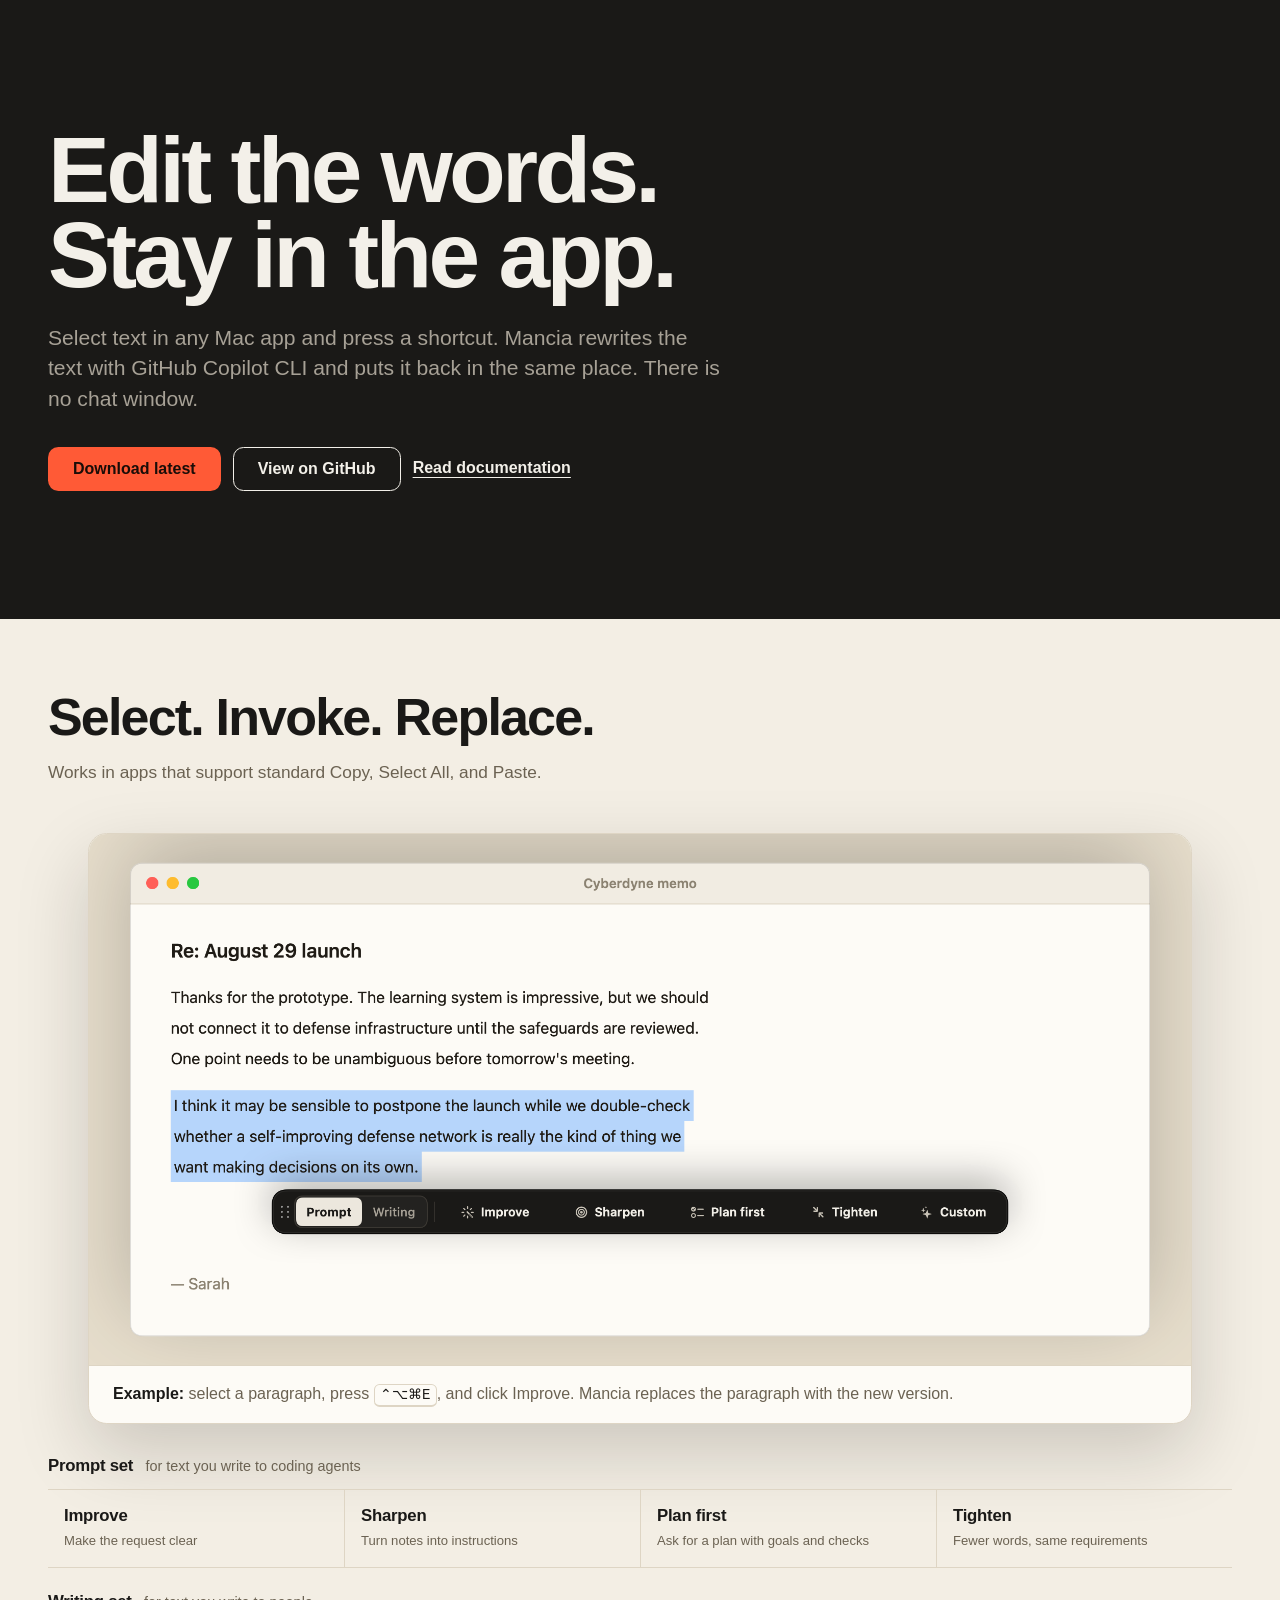
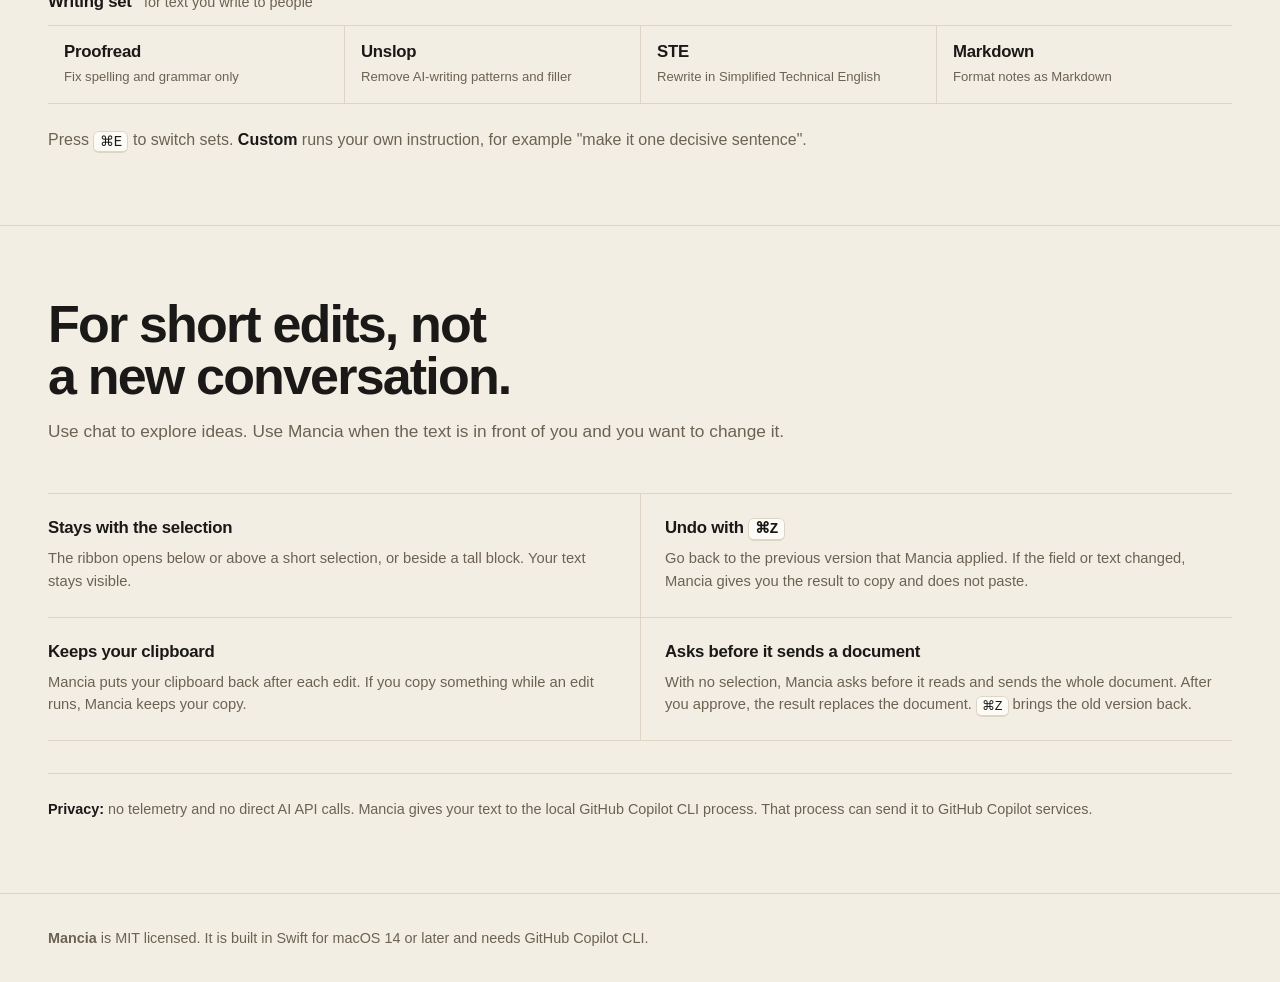
<file: site/index.html>
<!doctype html>
<html lang="en">
<head>
  <meta charset="utf-8">
  <meta name="viewport" content="width=device-width, initial-scale=1">
  <meta name="description" content="Mancia rewrites selected text in place in any macOS app with GitHub Copilot CLI. There is no chat window.">
  <meta property="og:title" content="Mancia | Edit text with AI in any macOS app">
  <meta property="og:description" content="Select text, press a shortcut, and replace the text in place with GitHub Copilot CLI.">
  <meta property="og:type" content="website">
  <meta property="og:url" content="https://peteriz.github.io/mancia/">
  <meta property="og:image" content="https://peteriz.github.io/mancia/assets/mancia-ribbon.png">
  <link rel="canonical" href="https://peteriz.github.io/mancia/">
  <link rel="icon" href="assets/mancia-logo.png" type="image/png">
  <link rel="stylesheet" href="styles.css">
  <title>Mancia | Edit text with AI in any macOS app</title>
</head>
<body>
  <a class="skip-link" href="#main">Skip to content</a>

  <main id="main">
    <section class="hero">
      <div class="shell hero-inner">
        <h1>Edit the words.<br>Stay in the app.</h1>
        <p>Select text in any Mac app and press a shortcut. Mancia rewrites the text with GitHub Copilot CLI and puts it back in the same place. There is no chat window.</p>
        <div class="hero-actions" aria-label="Mancia links">
          <a class="button button-accent" href="https://github.com/peteriz/mancia/releases/latest">Download latest</a>
          <a class="button button-quiet" href="https://github.com/peteriz/mancia">View on GitHub</a>
          <a class="text-link" href="https://github.com/peteriz/mancia#readme">Read documentation</a>
        </div>
      </div>
    </section>

    <section class="product section-pad" aria-labelledby="demo-title">
      <div class="shell">
        <header class="section-heading">
          <h2 id="demo-title">Select. Invoke. Replace.</h2>
          <p>Works in apps that support standard Copy, Select All, and Paste.</p>
        </header>

        <figure class="product-proof">
          <img src="assets/mancia-ribbon.png" width="2160" height="1040" alt="A mail draft with a paragraph selected. Mancia's command ribbon is below it and shows the Prompt and Writing toggle, Improve, Sharpen, Plan first, Tighten, and Custom.">
          <figcaption><strong>Example:</strong> select a paragraph, press <kbd>⌃⌥⌘E</kbd>, and click Improve. Mancia replaces the paragraph with the new version.</figcaption>
        </figure>

        <div class="action-sets">
          <section class="action-set" aria-labelledby="prompt-set">
            <h3 id="prompt-set">Prompt set <span>for text you write to coding agents</span></h3>
            <div class="action-ledger">
              <article><h4>Improve</h4><p>Make the request clear</p></article>
              <article><h4>Sharpen</h4><p>Turn notes into instructions</p></article>
              <article><h4>Plan first</h4><p>Ask for a plan with goals and checks</p></article>
              <article><h4>Tighten</h4><p>Fewer words, same requirements</p></article>
            </div>
          </section>
          <section class="action-set" aria-labelledby="writing-set">
            <h3 id="writing-set">Writing set <span>for text you write to people</span></h3>
            <div class="action-ledger">
              <article><h4>Proofread</h4><p>Fix spelling and grammar only</p></article>
              <article><h4>Unslop</h4><p>Remove AI-writing patterns and filler</p></article>
              <article><h4>STE</h4><p>Rewrite in Simplified Technical English</p></article>
              <article><h4>Markdown</h4><p>Format notes as Markdown</p></article>
            </div>
          </section>
          <p class="action-note">Press <kbd>⌘E</kbd> to switch sets. <strong>Custom</strong> runs your own instruction, for example "make it one decisive sentence".</p>
        </div>
      </div>
    </section>

    <section class="why section-pad" aria-labelledby="why-title">
      <div class="shell">
        <header class="section-heading compact-heading">
          <h2 id="why-title">For short edits, not a new conversation.</h2>
          <p>Use chat to explore ideas. Use Mancia when the text is in front of you and you want to change it.</p>
        </header>

        <div class="capability-list">
          <article>
            <h3>Stays with the selection</h3>
            <p>The ribbon opens below or above a short selection, or beside a tall block. Your text stays visible.</p>
          </article>
          <article>
            <h3>Undo with <kbd>⌘Z</kbd></h3>
            <p>Go back to the previous version that Mancia applied. If the field or text changed, Mancia gives you the result to copy and does not paste.</p>
          </article>
          <article>
            <h3>Keeps your clipboard</h3>
            <p>Mancia puts your clipboard back after each edit. If you copy something while an edit runs, Mancia keeps your copy.</p>
          </article>
          <article>
            <h3>Asks before it sends a document</h3>
            <p>With no selection, Mancia asks before it reads and sends the whole document. After you approve, the result replaces the document. <kbd>⌘Z</kbd> brings the old version back.</p>
          </article>
        </div>

        <aside class="boundary-note">
          <strong>Privacy:</strong> no telemetry and no direct AI API calls. Mancia gives your text to the local GitHub Copilot CLI process. That process can send it to GitHub Copilot services.
        </aside>
      </div>
    </section>
  </main>

  <footer class="site-footer">
    <div class="shell footer-inner">
      <p><strong>Mancia</strong> is MIT licensed. It is built in Swift for macOS 14 or later and needs GitHub Copilot CLI.</p>
    </div>
  </footer>
</body>
</html>
</file>
<file: site/styles.css>
/* Mancia landing page. Colors come from the shipping Swift palettes:
   Palette.swift for the page and RibbonPalette.swift for the hero. */
:root {
  color-scheme: light dark;

  --background: #f3eee4;
  --foreground: #1a1917;
  --card: #fdfbf6;
  --card-foreground: #1a1917;
  --primary: #b74732;
  --primary-foreground: #fdfbf6;
  --secondary: #ebe4d6;
  --secondary-foreground: #1a1917;
  --muted-foreground: #6b6252;
  --border: #ded5c4;
  --ring: #b74732;
  --radius: 0.65rem;

  /* The ribbon's graphite register (RibbonPalette.swift). */
  --hero: #1a1917;
  --hero-text: #f3f0e9;
  --hero-muted: #a7a196;
  --accent-bright: #ff5a36;
  --on-accent-bright: #1a0d08;

  --font-sans: -apple-system, BlinkMacSystemFont, "Avenir Next", "Segoe UI", sans-serif;
  --font-mono: "SFMono-Regular", Consolas, "Liberation Mono", monospace;

  --space-1: 0.25rem;
  --space-2: 0.5rem;
  --space-3: 0.75rem;
  --space-4: 1rem;
  --space-5: 1.5rem;
  --space-6: 2rem;
  --space-7: 3rem;
  --space-8: 4.5rem;

  --line: 0.0625rem;
  --target: 2.75rem;
  --shell: 74rem;
  --measure: 44rem;
  --radius-control: var(--radius);
  --radius-surface: calc(var(--radius) * 1.8);
  --shadow-proof: 0 1.75rem 4.5rem hsl(33 21% 8% / 0.18);
}

@media (prefers-color-scheme: dark) {
  :root {
    --background: #141311;
    --foreground: #f3f0e9;
    --card: #1a1917;
    --card-foreground: #f3f0e9;
    --primary: #ff5a36;
    --primary-foreground: #1a0d08;
    --secondary: #232220;
    --secondary-foreground: #f3f0e9;
    --muted-foreground: #a7a196;
    --border: #33302c;
    --ring: #ff5a36;
    --shadow-proof: 0 1.75rem 4.5rem hsl(30 40% 2% / 0.4);
  }
}

* {
  box-sizing: border-box;
}

html {
  scroll-behavior: smooth;
}

body {
  margin: 0;
  background: var(--background);
  color: var(--foreground);
  font-family: var(--font-sans);
  font-size: 1rem;
  line-height: 1.55;
  text-rendering: optimizeLegibility;
  -webkit-font-smoothing: antialiased;
}

img {
  display: block;
  max-width: 100%;
}

a {
  color: inherit;
}

:focus-visible {
  outline: 0.2rem solid var(--ring);
  outline-offset: 0.2rem;
}

.skip-link {
  position: fixed;
  top: var(--space-4);
  left: var(--space-4);
  z-index: 100;
  transform: translateY(-200%);
  min-height: var(--target);
  padding: var(--space-2) var(--space-4);
  border-radius: var(--radius-control);
  background: var(--primary);
  color: var(--primary-foreground);
  font-weight: 750;
}

.skip-link:focus {
  transform: translateY(0);
}

.shell {
  width: min(calc(100% - 2.5rem), var(--shell));
  margin-inline: auto;
}

.section-pad {
  padding-block: var(--space-8);
}

h1,
h2,
h3,
p,
figure {
  margin-top: 0;
}

h1,
h2,
h3 {
  text-wrap: balance;
}

h1 {
  max-width: 58rem;
  margin-bottom: var(--space-5);
  font-size: clamp(3.6rem, 7.5vw, 5.8rem);
  font-weight: 680;
  letter-spacing: -0.04em;
  line-height: 0.92;
}

h2 {
  margin-bottom: var(--space-4);
  font-size: clamp(2.15rem, 4.4vw, 3.25rem);
  font-weight: 660;
  letter-spacing: -0.035em;
  line-height: 1;
}

h3 {
  margin-bottom: var(--space-2);
  font-size: 1.05rem;
  letter-spacing: -0.015em;
  line-height: 1.25;
}

kbd {
  padding: 0.12em 0.38em;
  border: var(--line) solid var(--border);
  border-bottom-width: 0.16rem;
  border-radius: 0.35rem;
  background: var(--card);
  color: var(--foreground);
  font-family: var(--font-mono);
  font-size: 0.88em;
}

.button {
  display: inline-flex;
  min-height: var(--target);
  align-items: center;
  justify-content: center;
  padding: var(--space-3) var(--space-5);
  border: var(--line) solid transparent;
  border-radius: var(--radius-control);
  font-weight: 750;
  line-height: 1;
  text-align: center;
  text-decoration: none;
  white-space: nowrap;
  transition: transform 150ms cubic-bezier(0.16, 1, 0.3, 1), background-color 150ms ease;
}

.button:hover {
  transform: translateY(-0.1rem);
}

.button:active {
  transform: translateY(0);
}

.button-accent {
  background: var(--accent-bright);
  color: var(--on-accent-bright);
}

.button-quiet {
  border-color: currentColor;
  color: var(--hero-text);
}

.text-link {
  display: inline-flex;
  min-height: var(--target);
  align-items: center;
  color: var(--hero-text);
  font-weight: 750;
  text-underline-offset: 0.25rem;
}

.hero {
  background: var(--hero);
  color: var(--hero-text);
}

.hero-inner {
  padding-block: clamp(5rem, 11vw, 8rem);
}

.hero-inner > p {
  max-width: 42rem;
  margin-bottom: var(--space-6);
  color: var(--hero-muted);
  font-size: clamp(1.08rem, 1.8vw, 1.32rem);
  line-height: 1.45;
}

.hero-actions {
  display: flex;
  flex-wrap: wrap;
  gap: var(--space-3);
}

.section-heading {
  max-width: var(--measure);
  margin-bottom: var(--space-7);
}

.section-heading p {
  margin-bottom: 0;
  color: var(--muted-foreground);
  font-size: 1.08rem;
}

.product {
  border-bottom: var(--line) solid var(--border);
}

.product-proof {
  overflow: hidden;
  margin-bottom: var(--space-6);
  border: var(--line) solid var(--border);
  border-radius: var(--radius-surface);
  background: var(--card);
  box-shadow: var(--shadow-proof);
}

.product-proof img {
  width: 100%;
  height: auto;
}

.product-proof figcaption {
  padding: var(--space-4) var(--space-5);
  border-top: var(--line) solid var(--border);
  color: var(--muted-foreground);
}

.product-proof figcaption strong {
  color: var(--foreground);
}

.action-sets {
  display: grid;
  gap: var(--space-5);
}

.action-set h3 {
  margin-bottom: var(--space-3);
}

.action-set h3 span {
  margin-left: var(--space-2);
  color: var(--muted-foreground);
  font-size: 0.9rem;
  font-weight: 400;
  letter-spacing: 0;
}

.action-ledger {
  display: grid;
  grid-template-columns: repeat(4, 1fr);
  border-top: var(--line) solid var(--border);
  border-bottom: var(--line) solid var(--border);
}

.action-ledger article {
  min-width: 0;
  padding: var(--space-4);
}

.action-ledger article + article {
  border-left: var(--line) solid var(--border);
}

.action-ledger h4,
.action-ledger p {
  margin: 0;
}

.action-ledger h4 {
  font-size: 1.05rem;
  letter-spacing: -0.015em;
  line-height: 1.25;
}

.action-ledger p {
  margin-top: var(--space-1);
  color: var(--muted-foreground);
  font-size: 0.82rem;
}

.action-note {
  margin-bottom: 0;
  color: var(--muted-foreground);
}

.action-note strong {
  color: var(--foreground);
}

.compact-heading {
  max-width: 50rem;
}

.capability-list {
  display: grid;
  grid-template-columns: 1fr 1fr;
  border-top: var(--line) solid var(--border);
}

.capability-list article {
  padding: var(--space-5) var(--space-5) var(--space-5) 0;
  border-bottom: var(--line) solid var(--border);
}

.capability-list article:nth-child(even) {
  padding-right: 0;
  padding-left: var(--space-5);
  border-left: var(--line) solid var(--border);
}

.capability-list p {
  margin-bottom: 0;
  color: var(--muted-foreground);
  font-size: 0.92rem;
}

.boundary-note {
  margin-top: var(--space-6);
  padding-top: var(--space-5);
  border-top: var(--line) solid var(--border);
  color: var(--muted-foreground);
  font-size: 0.9rem;
}

.boundary-note strong {
  color: var(--foreground);
}

.site-footer {
  border-top: var(--line) solid var(--border);
}

.footer-inner {
  display: flex;
  min-height: 5.5rem;
  align-items: center;
}

.footer-inner p {
  margin-bottom: 0;
  color: var(--muted-foreground);
  font-size: 0.9rem;
}

@media (max-width: 45rem) {
  :root {
    --space-8: 3.5rem;
  }

  .shell {
    width: min(calc(100% - 1.5rem), var(--shell));
  }

  h1 {
    font-size: clamp(2.25rem, 10vw, 3.2rem);
  }

  .hero-inner {
    padding-block: var(--space-8);
  }

  .hero-actions {
    align-items: stretch;
    flex-direction: column;
  }

  .section-heading {
    margin-bottom: var(--space-6);
  }

  .product-proof figcaption {
    padding-inline: var(--space-4);
  }

  .action-ledger {
    grid-template-columns: 1fr 1fr;
  }

  .action-ledger article + article {
    border-left: 0;
  }

  .action-ledger article:nth-child(even) {
    border-left: var(--line) solid var(--border);
  }

  .action-ledger article:nth-child(n + 3) {
    border-top: var(--line) solid var(--border);
  }

  .action-set h3 span {
    display: block;
    margin-left: 0;
  }

  .capability-list {
    grid-template-columns: 1fr;
  }

  .capability-list article,
  .capability-list article:nth-child(even) {
    padding: var(--space-4) 0;
    border-left: 0;
  }

  .footer-inner {
    min-height: 0;
    padding-block: var(--space-5);
  }
}

@media (prefers-reduced-motion: reduce) {
  html {
    scroll-behavior: auto;
  }

  *,
  *::before,
  *::after {
    animation-duration: 0.01ms !important;
    animation-iteration-count: 1 !important;
    transition-duration: 0.01ms !important;
  }
}

@media (forced-colors: active) {
  .button,
  .product-proof {
    border: var(--line) solid ButtonText;
  }
}
</file>
